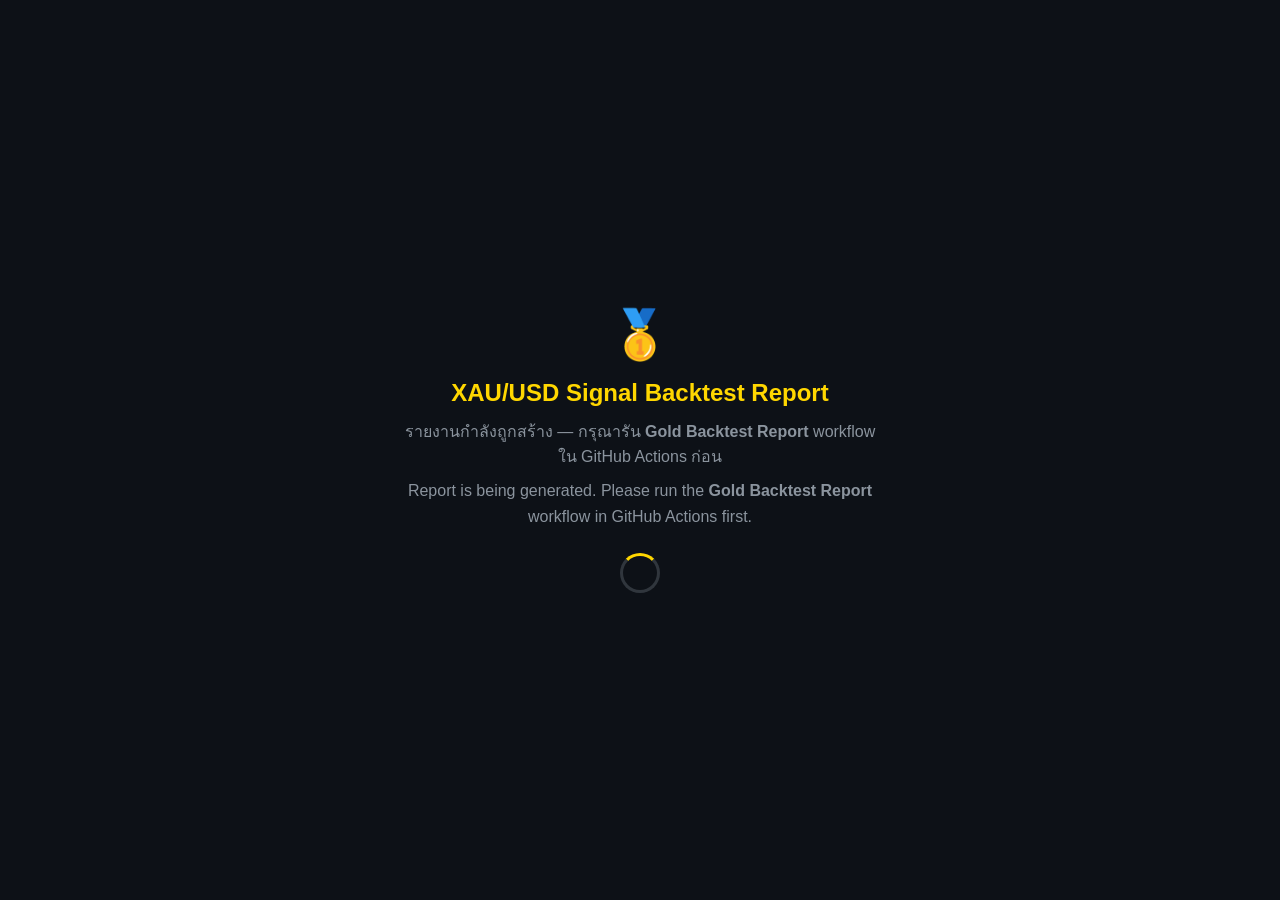
<file: docs/index.html>
<!DOCTYPE html>
<html lang="en">
<head>
  <meta charset="UTF-8">
  <meta name="viewport" content="width=device-width, initial-scale=1.0">
  <meta http-equiv="refresh" content="60">
  <title>🥇 XAU/USD Backtest — Loading…</title>
  <style>
    * { box-sizing: border-box; margin: 0; padding: 0; }
    body {
      background: #0d1117;
      color: #e6edf3;
      font-family: -apple-system, BlinkMacSystemFont, 'Segoe UI', sans-serif;
      display: flex;
      align-items: center;
      justify-content: center;
      min-height: 100vh;
      text-align: center;
      padding: 24px;
    }
    .container { max-width: 480px; }
    .gold { color: #ffd700; font-size: 3rem; margin-bottom: 16px; }
    h1 { font-size: 1.5rem; margin-bottom: 12px; color: #ffd700; }
    p  { color: #8b949e; line-height: 1.6; margin-bottom: 8px; }
    .spinner {
      width: 40px; height: 40px;
      border: 3px solid #30363d;
      border-top-color: #ffd700;
      border-radius: 50%;
      animation: spin 1s linear infinite;
      margin: 24px auto 0;
    }
    @keyframes spin { to { transform: rotate(360deg); } }
  </style>
</head>
<body>
  <div class="container">
    <div class="gold">🥇</div>
    <h1>XAU/USD Signal Backtest Report</h1>
    <p>รายงานกำลังถูกสร้าง — กรุณารัน <strong>Gold Backtest Report</strong> workflow ใน GitHub Actions ก่อน</p>
    <p>Report is being generated. Please run the <strong>Gold Backtest Report</strong> workflow in GitHub Actions first.</p>
    <div class="spinner"></div>
  </div>
</body>
</html>
</file>
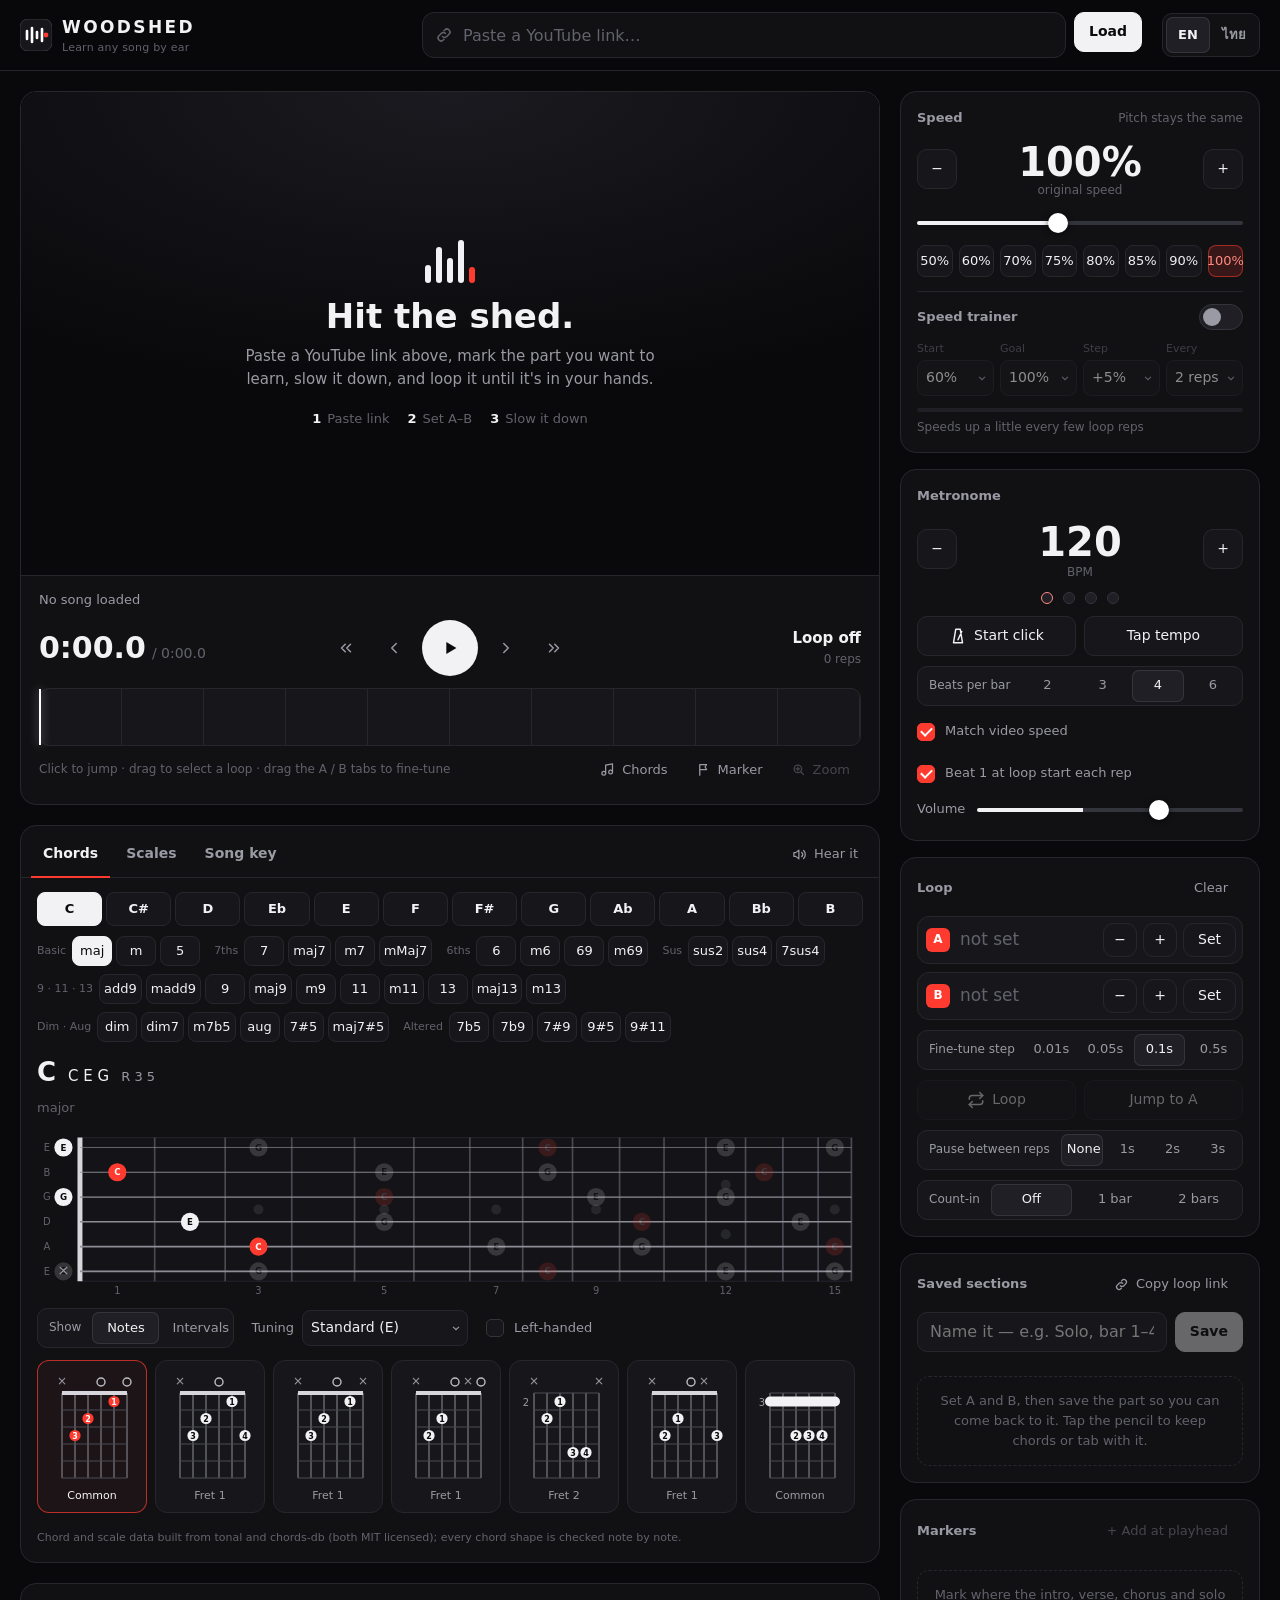
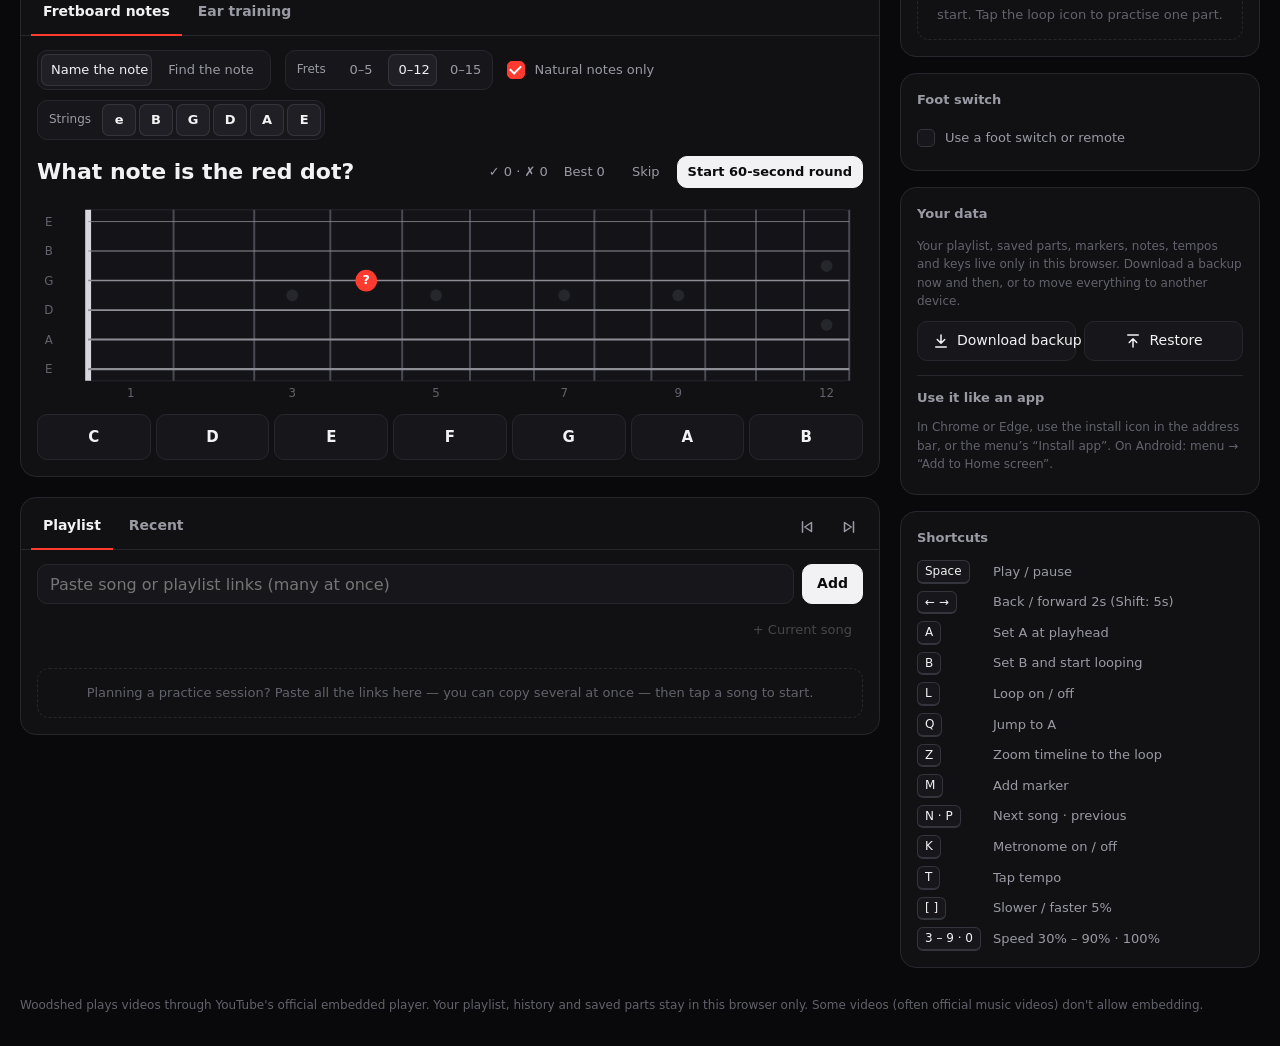
<file: docs/woodshed/index.html>
<!DOCTYPE html>
<html lang="en">
<head>
<meta charset="utf-8">
<meta name="viewport" content="width=device-width,initial-scale=1">
<meta name="description" content="Woodshed — loop any part of a YouTube song, slow it down, and learn it by ear.">
<meta name="theme-color" content="#09090b">
<meta name="referrer" content="strict-origin-when-cross-origin">
<link rel="manifest" href="manifest.webmanifest?v=202611261719">
<link rel="apple-touch-icon" href="icons/apple-touch-icon.png?v=202611261719">
<meta name="apple-mobile-web-app-capable" content="yes">
<meta name="mobile-web-app-capable" content="yes">
<meta name="apple-mobile-web-app-title" content="Woodshed">
<meta name="apple-mobile-web-app-status-bar-style" content="black">
<title>Woodshed — Learn any song by ear</title>
<link rel="icon" href="data:image/svg+xml,%3Csvg xmlns='http://www.w3.org/2000/svg' viewBox='0 0 32 32'%3E%3Crect width='32' height='32' rx='8' fill='%2309090b'/%3E%3Cpath d='M7 20V12M12 23V9M17 19v-6M22 22V10' stroke='%23fff' stroke-width='2.6' stroke-linecap='round'/%3E%3Ccircle cx='26' cy='16' r='2.4' fill='%23ff3b30'/%3E%3C/svg%3E">
<link rel="stylesheet" href="css/app.css?v=202611261719">
</head>
<body>
<div class="banner" id="fileWarn" hidden data-i18n="fileWarn">You opened this page as a local file. YouTube blocks playback from local files. Host it (e.g. GitHub Pages) or run a local web server.</div>
<header>
  <div class="hwrap">
    <a class="brand" href="./" aria-label="Woodshed">
      <svg width="32" height="32" viewBox="0 0 32 32" aria-hidden="true"><rect width="32" height="32" rx="8" fill="#17171b" stroke="#34343c"/><path d="M7 20V12M12 23V9M17 19v-6M22 22V10" stroke="#fff" stroke-width="2.6" stroke-linecap="round"/><circle cx="26" cy="16" r="2.4" fill="#ff3b30"/></svg>
      <span><b>WOODSHED</b><small data-i18n="brand.tag">Learn any song by ear</small></span>
    </a>
    <form class="url" id="urlForm" autocomplete="off">
      <label class="field">
        <svg class="i" viewBox="0 0 24 24"><path d="M10 14a4 4 0 0 0 5.7 0l3-3a4 4 0 0 0-5.7-5.7l-1 1M14 10a4 4 0 0 0-5.7 0l-3 3a4 4 0 0 0 5.7 5.7l1-1"/></svg>
        <input id="url" type="text" inputmode="url" placeholder="Paste a YouTube link…" data-i18n-ph="url.ph" aria-label="YouTube link" data-i18n-aria="url.aria" spellcheck="false">
      </label>
      <button class="btn pri" type="submit" data-i18n="load">Load</button>
    </form>
    <div class="langs" role="group" aria-label="Language" data-i18n-aria="lang.aria"><button data-lang="en">EN</button><button data-lang="th">ไทย</button></div>
  </div>
</header>

<main class="app">
  <section class="card stage">
    <div class="screen">
      <div id="player"></div>
      <div class="over" id="over">
        <div>
          <div class="bars" aria-hidden="true"><i></i><i></i><i></i><i></i><i></i></div>
          <h1 id="overTitle" data-i18n="intro.title">Hit the shed.</h1>
          <p id="overText" data-i18n="intro.text">Paste a YouTube link above, mark the part you want to learn, slow it down, and loop it until it's in your hands.</p>
          <div class="acts" id="overActs" hidden></div>
          <div class="code" id="overCode"></div>
          <div class="steps" id="steps"><span><b>1</b><i data-i18n="step1">Paste link</i></span><span><b>2</b><i data-i18n="step2">Set A–B</i></span><span><b>3</b><i data-i18n="step3">Slow it down</i></span></div>
        </div>
      </div>
      <div class="pdhud" id="pdHud" hidden aria-live="polite"></div>
      <div class="cbadge" id="cbadge" hidden><b id="cbNum">1</b><span id="cbText"></span></div>
    </div>
    <div class="transport">
      <div class="songTitle" id="songTitle">No song loaded</div>
      <div class="trow">
        <div class="tc num"><span id="now">0:00.0</span><small id="dur">/ 0:00.0</small></div>
        <div class="ctrls">
          <button class="btn sq ghost" id="b5" data-i18n-title="back5.t" data-i18n-aria="back5"><svg class="i" viewBox="0 0 24 24"><path d="M11 17l-5-5 5-5M18 17l-5-5 5-5"/></svg></button>
          <button class="btn sq ghost" id="b2" data-i18n-title="back2.t" data-i18n-aria="back2"><svg class="i" viewBox="0 0 24 24"><path d="M15 18l-6-6 6-6"/></svg></button>
          <button class="play" id="play" data-i18n-title="play.t" aria-label="Play"><svg viewBox="0 0 24 24" id="playIco"><path d="M8 5.5v13l11-6.5z"/></svg></button>
          <button class="btn sq ghost" id="f2" data-i18n-title="fwd2.t" data-i18n-aria="fwd2"><svg class="i" viewBox="0 0 24 24"><path d="M9 18l6-6-6-6"/></svg></button>
          <button class="btn sq ghost" id="f5" data-i18n-title="fwd5.t" data-i18n-aria="fwd5"><svg class="i" viewBox="0 0 24 24"><path d="M13 17l5-5-5-5M6 17l5-5-5-5"/></svg></button>
        </div>
        <div class="stat num" id="stat"><b id="loopState">Loop off</b><span id="loopCount">0 reps</span></div>
      </div>
      <div class="mini" id="mini" hidden aria-hidden="true"><div class="miniWin" id="miniWin"></div><div class="miniHead" id="miniHead"></div></div>
      <div class="csnow" id="csNow" hidden>
        <button class="cscur" id="csCur" data-i18n-title="cs.curT">–</button>
        <div class="csprog"><i id="csFill"></i></div>
        <span class="csnext"><small data-i18n="cs.next">Next</small><b id="csNext">–</b></span>
      </div>
      <div class="lane" id="lane" data-i18n-aria="markers.aria"></div>
      <div class="cslane" id="csLane" data-i18n-aria="cs.aria"></div>
      <div class="track" id="track" data-i18n-aria="timeline.aria">
        <div class="prog" id="prog"></div>
        <div class="region" id="region"></div>
        <div class="hdl" id="hA" data-h="a"><span>A</span></div>
        <div class="hdl" id="hB" data-h="b"><span>B</span></div>
        <div class="head" id="head"></div>
        <div class="hover num" id="hover">0:00.0</div>
        <span class="vlab num" id="vs"></span><span class="vlab r num" id="ve"></span>
      </div>
      <div class="tfoot">
        <div class="hint" data-i18n="timeline.hint">Click to jump · drag to select a loop · drag the A / B tabs to fine-tune</div>
        <div class="tbtns">
          <button class="btn ghost small" id="csEdBtn" aria-pressed="false" data-i18n-title="cs.btnT"><svg class="i" viewBox="0 0 24 24"><path d="M9 18V5l11-2v13"/><circle cx="6" cy="18" r="3"/><circle cx="17" cy="16" r="3"/></svg><span data-i18n="cs.btn">Chords</span></button>
          <button class="btn ghost small" id="mkAddT" data-i18n-title="marker.t"><svg class="i" viewBox="0 0 24 24"><path d="M6 21V4M6 4h11l-2.5 4L17 12H6"/></svg><span data-i18n="marker">Marker</span></button>
          <button class="btn ghost small" id="zoomBtn" aria-pressed="false" data-i18n-title="zoom.t" disabled><svg class="i" viewBox="0 0 24 24"><circle cx="11" cy="11" r="6"/><path d="M20 20l-4.5-4.5M11 8v6M8 11h6"/></svg><span data-i18n="zoom">Zoom</span></button>
        </div>
      </div>
      <div class="csed" id="csEd" hidden>
        <div class="cslink" id="csLink" hidden><span id="csLinkMsg"></span><button class="btn small pri" id="csLinkUse" data-i18n="cs.linkUse">Use the link’s chords</button><button class="btn small ghost" id="csLinkKeep" data-i18n="cs.linkKeep">Keep mine</button></div>
        <div class="cshead"><b data-i18n="cs.title">Chord sheet</b><span class="cskey" id="csKey"></span><div class="seg" id="csSev"><button data-sev="0" class="on" data-i18n="th.triads">Triads</button><button data-sev="1" data-i18n="th.sevenths">7ths</button></div><button class="btn small ghost" id="csDone" data-i18n="cs.done">Done</button></div>
        <p class="hint" id="csPalHint"></p>
        <div class="cspal" id="csPal"></div>
        <div class="csother"><span data-i18n="cs.other">Other chord</span><select id="csRoot" data-i18n-aria="th.root"></select><select id="csType" data-i18n-aria="cs.typeAria"></select><button class="btn small" id="csAddOther" data-i18n="cs.add">Add</button></div>
        <div class="cssel" id="csSel" hidden>
          <b id="csSelName"></b><span class="num" id="csSelT"></span>
          <button class="btn small ghost" id="csSelPrev" data-i18n-title="cs.earlier">−0.1s</button><button class="btn small ghost" id="csSelNext" data-i18n-title="cs.later">+0.1s</button>
          <button class="btn small ghost" id="csSelHere" data-i18n="cs.here">Move to playhead</button>
          <button class="btn small ghost" id="csSelChart" data-i18n="cs.chart">Chart</button>
          <button class="btn small ghost" id="csSelDel" data-i18n="del">Delete</button>
          <button class="btn sq ghost" id="csSelX" data-i18n-aria="cs.deselect"><svg class="i" viewBox="0 0 24 24"><path d="M6 6l12 12M18 6L6 18"/></svg></button>
        </div>
        <form class="csform" id="csForm"><input id="csText" maxlength="600" spellcheck="false" autocomplete="off" data-i18n-ph="cs.typePh" placeholder="Type chords, e.g. Am F C G"><button class="btn small" data-i18n="cs.fill">Fill the A–B loop</button></form>
        <p class="hint" data-i18n="cs.fillHint"></p>
        <div class="csfoot"><button class="btn small ghost" id="csUndo" data-i18n="cs.undo">Undo</button><button class="btn small ghost" id="csClear" data-i18n="cs.clear">Clear all chords</button></div>
      </div>
    </div>
  </section>

  <section class="card theory" id="theory" data-i18n-aria="th.aria">
    <div class="tabs" role="tablist">
      <button role="tab" data-th="chords" class="on" data-i18n="th.chords">Chords</button>
      <button role="tab" data-th="scales" data-i18n="th.scales">Scales</button>
      <button role="tab" data-th="key" data-i18n="th.key">Song key</button>
      <div class="tabs-r"><button class="btn ghost small" id="thPlay" data-i18n-title="th.hear.t"><svg class="i" viewBox="0 0 24 24"><path d="M11 5L6 9H3v6h3l5 4zM15.5 8.5a5 5 0 0 1 0 7M18.5 5.5a9 9 0 0 1 0 13"/></svg><span data-i18n="th.hear">Hear it</span></button></div>
    </div>
    <div class="thmsg" id="thMsg" hidden></div>
    <div class="roots" id="thRoots" role="group" data-i18n-aria="th.root"></div>
    <div id="thChordsCtl"><div class="types" id="thTypes"></div></div>
    <div id="thScalesCtl" hidden>
      <label class="selrow"><span data-i18n="th.scale">Scale</span><select id="thScale"></select></label>
      <div class="seg" id="thPos"></div>
    </div>
    <div id="thKeyCtl" hidden>
      <div class="seg" id="thMode"><button data-m="major" class="on" data-i18n="th.major">Major</button><button data-m="minor" data-i18n="th.minor">Minor</button></div>
      <div class="seg" id="thSev"><button data-sev="0" class="on" data-i18n="th.triads">Triads</button><button data-sev="1" data-i18n="th.sevenths">7th chords</button></div>
    </div>
    <div class="thhead"><b id="thName"></b><span class="num" id="thNotes"></span><span class="num" id="thFormula"></span><small id="thSub"></small></div>
    <div class="fbwrap"><svg id="fb" class="fb" role="img" data-i18n-aria="th.board"></svg></div>
    <div class="thopts">
      <div class="seg" id="thLabels"><span data-i18n="th.labels">Show</span><button data-l="notes" class="on" data-i18n="th.notes">Notes</button><button data-l="iv" data-i18n="th.intervals">Intervals</button></div>
      <label class="selrow"><span data-i18n="th.tuning">Tuning</span><select id="thTuning"><option value="std" data-i18n="tun.std">Standard (E)</option><option value="eb" data-i18n="tun.eb">Half step down (Eb)</option><option value="dropd" data-i18n="tun.dropd">Drop D</option></select></label>
      <label class="tog"><input type="checkbox" id="thLefty"><span data-i18n="th.lefty">Left-handed</span></label>
    </div>
    <div class="voicings" id="thVoicings"></div>
    <div id="thKey" class="keypane" hidden></div>
    <p class="credit" data-i18n="th.credit"></p>
  </section>

  <section class="card practice" id="practice" data-i18n-aria="pr.aria">
    <div class="tabs" role="tablist">
      <button role="tab" data-pr="quiz" class="on" data-i18n="pr.quiz">Fretboard notes</button>
      <button role="tab" data-pr="ear" data-i18n="pr.ear">Ear training</button>
    </div>
    <div id="prQuiz">
      <div class="prctl">
        <div class="seg" id="qzMode"><button data-m="name" class="on" data-i18n="qz.mName">Name the note</button><button data-m="find" data-i18n="qz.mFind">Find the note</button></div>
        <div class="seg" id="qzRange"><span data-i18n="qz.frets">Frets</span><button data-r="5">0–5</button><button data-r="12" class="on">0–12</button><button data-r="15">0–15</button></div>
        <label class="tog"><input type="checkbox" id="qzNat" checked><span data-i18n="qz.nat">Natural notes only</span></label>
        <div class="seg strs" id="qzStr"></div>
      </div>
      <div class="qzbar">
        <b id="qzPrompt" aria-live="polite"></b>
        <span class="num" id="qzTime" hidden></span>
        <span class="num qzsc" id="qzScore"></span>
        <span class="num qzsc" id="qzBest"></span>
        <span class="qzbtns"><button class="btn small ghost" id="qzSkip" data-i18n="qz.skip">Skip</button><button class="btn small pri" id="qzStart" data-i18n="qz.start">Start 60-second round</button></span>
      </div>
      <div class="qzres" id="qzResult" hidden></div>
      <div class="fbwrap"><svg id="qzFb" class="fb qz" role="img" data-i18n-aria="qz.board"></svg></div>
      <div class="qznotes" id="qzNotes"></div>
    </div>
    <div id="prEar" hidden>
      <div class="prctl">
        <div class="seg" id="earEx"><button data-x="iv" class="on" data-i18n="ear.xIv">Intervals</button><button data-x="ch" data-i18n="ear.xCh">Chords</button><button data-x="deg" data-i18n="ear.xDeg">Scale degrees</button></div>
        <div class="seg" id="earLvl"><span data-i18n="ear.level">Level</span><button data-l="1" class="on" data-i18n="ear.l1">Easy</button><button data-l="2" data-i18n="ear.l2">Medium</button><button data-l="3" data-i18n="ear.l3">Hard</button></div>
        <div class="seg" id="earDir"><button data-d="up" class="on" data-i18n="ear.up">Up</button><button data-d="down" data-i18n="ear.down">Down</button><button data-d="harm" data-i18n="ear.harm">Together</button></div>
      </div>
      <div class="earbar">
        <button class="btn pri" id="earPlay" data-i18n="ear.start">Start</button>
        <button class="btn" id="earReplay" disabled><svg class="i" viewBox="0 0 24 24"><path d="M11 5L6 9H3v6h3l5 4zM15.5 8.5a5 5 0 0 1 0 7"/></svg><span data-i18n="ear.replay">Hear again</span></button>
        <span class="num" id="earStat"></span>
      </div>
      <p class="hint" id="earHint"></p>
      <div class="earans" id="earAns"></div>
      <div class="earmsg" id="earMsg" hidden aria-live="polite"></div>
    </div>
  </section>

  <section class="card lib" data-i18n-aria="lib.aria">
    <div class="tabs" role="tablist">
      <button role="tab" id="tabPl" class="on" aria-selected="true"><span data-i18n="tab.pl">Playlist</span> <span id="plTabCount" class="num"></span></button>
      <button role="tab" id="tabRc" aria-selected="false" data-i18n="tab.rc">Recent</button>
      <div class="tabs-r">
        <button class="btn sq ghost" id="plPrev" data-i18n-title="prevSong.t" data-i18n-aria="prevSong"><svg class="i" viewBox="0 0 24 24"><path d="M6 5v14M18 6l-9 6 9 6z"/></svg></button>
        <button class="btn sq ghost" id="plNext" data-i18n-title="nextSong.t" data-i18n-aria="nextSong"><svg class="i" viewBox="0 0 24 24"><path d="M18 5v14M6 6l9 6-9 6z"/></svg></button>
      </div>
    </div>
    <div id="plPane" class="pane">
      <form class="save" id="plForm" autocomplete="off">
        <input id="plIn" type="text" data-i18n-ph="pl.ph" data-i18n-aria="pl.aria" spellcheck="false">
        <button class="btn pri" type="submit" id="plAddBtn" data-i18n="add">Add</button>
      </form>
      <div class="pltools">
        <span class="hint num" id="plCount"></span>
        <button class="btn ghost small" id="plAddCur" data-i18n="pl.addCur">+ Current song</button>
        <span id="plTools" hidden><button class="btn ghost small" id="plClearDone" data-i18n="pl.clearDone">Remove learned</button><button class="btn ghost small" id="plClear" data-i18n="clear">Clear</button></span>
      </div>
      <ol class="plist" id="plList"></ol>
      <div class="empty" id="plEmpty" data-i18n="pl.empty"></div>
    </div>
    <div id="rcPane" class="pane" hidden>
      <ol class="plist" id="rcList"></ol>
      <div class="empty" id="rcEmpty" hidden data-i18n="rc.empty"></div>
      <div class="pltools"><button class="btn ghost small" id="rcClear" data-i18n="rc.clear">Clear history</button></div>
    </div>
  </section>

  <aside class="side">
    <div class="card">
      <div class="ch"><h2 data-i18n="speed">Speed</h2><span class="hint" style="margin:0" data-i18n="pitchSame">Pitch stays the same</span></div>
      <div class="speed">
        <button class="btn sq" id="spDown" data-i18n-aria="slower5">−</button>
        <div class="spv num"><span id="spv">100%</span><small id="spx">original speed</small></div>
        <button class="btn sq" id="spUp" data-i18n-aria="faster5">+</button>
      </div>
      <input type="range" id="sp" min="25" max="200" step="5" value="100" data-i18n-aria="speed.aria">
      <div class="chips" id="chips"></div>
      <div class="sub">
        <div class="subh"><span data-i18n="trainer">Speed trainer</span><button class="switch" id="trOn" role="switch" aria-checked="false" data-i18n-aria="trainer"><i></i></button></div>
        <div class="trgrid">
          <label><span data-i18n="trainer.from">Start</span><select id="trFrom"></select></label>
          <label><span data-i18n="trainer.to">Goal</span><select id="trTo"></select></label>
          <label><span data-i18n="trainer.step">Step</span><select id="trStep"></select></label>
          <label><span data-i18n="trainer.every">Every</span><select id="trEvery"></select></label>
        </div>
        <div class="trbar"><i id="trFill"></i></div>
        <div class="hint" id="trStatus"></div>
      </div>
    </div>

    <div class="card" id="metCard">
      <div class="ch"><h2 data-i18n="metronome">Metronome</h2><span class="hint num" style="margin:0" id="metEff"></span></div>
      <div class="speed">
        <button class="btn sq" id="bpmDown" data-i18n-aria="bpmDown">−</button>
        <div class="spv num"><input id="bpmIn" type="number" min="30" max="300" step="1" value="120" inputmode="numeric" data-i18n-aria="bpm.aria"><small data-i18n="bpm">BPM</small></div>
        <button class="btn sq" id="bpmUp" data-i18n-aria="bpmUp">+</button>
      </div>
      <div class="beats" id="beatDots" aria-hidden="true"></div>
      <div class="row">
        <button class="btn" id="metBtn" aria-pressed="false"><svg class="i" viewBox="0 0 24 24"><path d="M9 3h6l3 18H6zM12 17l5-11"/></svg><span data-i18n="met.start">Start click</span></button>
        <button class="btn" id="tapBtn"><span id="tapTxt" data-i18n="tap">Tap tempo</span></button>
      </div>
      <div class="seg" id="meterSeg"><span data-i18n="beats">Beats per bar</span><button data-b="2">2</button><button data-b="3">3</button><button data-b="4" class="on">4</button><button data-b="6">6</button></div>
      <label class="tog"><input type="checkbox" id="metFollow" checked><span data-i18n="met.follow">Match video speed</span></label>
      <label class="tog"><input type="checkbox" id="metRealign" checked><span data-i18n="met.realign">Beat 1 at loop start each rep</span></label>
      <label class="vol"><span data-i18n="volume">Volume</span><input type="range" id="metVol" min="0" max="100" value="70" data-i18n-aria="volume"></label>
    </div>

    <div class="card">
      <div class="ch"><h2 data-i18n="loop">Loop</h2><button class="btn ghost" id="clr" style="height:30px;font-size:13px" data-i18n="clear">Clear</button></div>
      <div class="ab">
        <div class="pt">
          <span class="tag">A</span><span class="t num none" id="at">not set</span>
          <button class="btn sq" data-n="a,-0.1" data-i18n-aria="aEarlier">−</button>
          <button class="btn sq" data-n="a,0.1" data-i18n-aria="aLater">+</button>
          <button class="btn" id="setA" data-i18n-title="setA.t" data-i18n="set">Set</button>
        </div>
        <div class="pt">
          <span class="tag">B</span><span class="t num none" id="bt">not set</span>
          <button class="btn sq" data-n="b,-0.1" data-i18n-aria="bEarlier">−</button>
          <button class="btn sq" data-n="b,0.1" data-i18n-aria="bLater">+</button>
          <button class="btn" id="setB" data-i18n-title="setB.t" data-i18n="set">Set</button>
        </div>
      </div>
      <div class="seg" id="stepSeg"><span data-i18n="fineStep">Fine-tune step</span><button data-step="0.01">0.01s</button><button data-step="0.05">0.05s</button><button data-step="0.1" class="on">0.1s</button><button data-step="0.5">0.5s</button></div>
      <div class="row">
        <button class="btn" id="loopBtn" aria-pressed="false"><svg class="i" viewBox="0 0 24 24"><path d="M17 2l4 4-4 4"/><path d="M3 11v-1a4 4 0 0 1 4-4h14M7 22l-4-4 4-4"/><path d="M21 13v1a4 4 0 0 1-4 4H3"/></svg><span>Loop</span></button>
        <button class="btn" id="toA" data-i18n-title="jumpA.t" data-i18n="jumpA">Jump to A</button>
      </div>
      <div class="seg" id="gap"><span data-i18n="gap">Pause between reps</span><button data-g="0" class="on" data-i18n="none">None</button><button data-g="1">1s</button><button data-g="2">2s</button><button data-g="3">3s</button></div>
      <div class="seg" id="ciSeg"><span data-i18n="countIn">Count-in</span><button data-ci="0" class="on" data-i18n="off">Off</button><button data-ci="1" id="ci1"></button><button data-ci="2" id="ci2"></button></div>
    </div>

    <div class="card">
      <div class="ch"><h2 data-i18n="sections">Saved sections</h2><button class="btn ghost" id="share" style="height:30px;font-size:13px"><svg class="i" viewBox="0 0 24 24" style="width:15px;height:15px"><path d="M10 14a4 4 0 0 0 5.7 0l3-3a4 4 0 0 0-5.7-5.7l-1 1M14 10a4 4 0 0 0-5.7 0l-3 3a4 4 0 0 0 5.7 5.7l1-1"/></svg><span data-i18n="copyLink">Copy loop link</span></button></div>
      <form class="save" id="saveForm" autocomplete="off">
        <input id="secName" type="text" maxlength="40" data-i18n-ph="sec.ph" data-i18n-aria="sec.aria">
        <button class="btn pri" type="submit" id="saveBtn" data-i18n="save">Save</button>
      </form>
      <ul class="secs" id="secs"></ul>
      <div class="empty" id="secEmpty" data-i18n="sec.empty"></div>
    </div>

    <div class="card">
      <div class="ch"><h2 data-i18n="markers">Markers</h2><button class="btn ghost" id="mkAdd" style="height:30px;font-size:13px" data-i18n-title="mk.add.t" data-i18n="mk.add">+ Add at playhead</button></div>
      <ul class="mks" id="mkList"></ul>
      <div class="empty" id="mkEmpty" data-i18n="mk.empty"></div>
      <datalist id="mkNames"></datalist>
    </div>

    <div class="card" id="pdCard">
      <div class="ch"><h2 data-i18n="pd.title">Foot switch</h2></div>
      <label class="tog"><input type="checkbox" id="pdOn"><span data-i18n="pd.use">Use a foot switch or remote</span></label>
      <div id="pdBody" hidden>
        <p class="hint" data-i18n="pd.info"></p>
        <ul class="pds" id="pdList"></ul>
        <div class="row"><button class="btn" id="pdMidi" hidden></button><button class="btn ghost" id="pdReset" data-i18n="pd.reset">Reset to defaults</button></div>
        <p class="hint" id="pdMidiNo" data-i18n="pd.midiNo" hidden></p>
        <p class="hint pdst" id="pdStatus" hidden></p>
      </div>
    </div>

    <div class="card" id="dataCard">
      <div class="ch"><h2 data-i18n="bk.title">Your data</h2></div>
      <p class="hint" data-i18n="bk.info"></p>
      <div class="row"><button class="btn" id="bkExport"><svg class="i" viewBox="0 0 24 24"><path d="M12 4v11M7 10l5 5 5-5M5 20h14"/></svg><span data-i18n="bk.export">Download backup</span></button><button class="btn" id="bkImport"><svg class="i" viewBox="0 0 24 24"><path d="M12 20V9M7 14l5-5 5 5M5 4h14"/></svg><span data-i18n="bk.import">Restore</span></button></div>
      <input type="file" id="bkFile" accept="application/json,.json" hidden>
      <div class="bkprev" id="bkPreview" hidden></div>
      <div class="sub"><div class="subh"><span data-i18n="app.title">Use it like an app</span></div>
        <button class="btn pri" id="appInstall" hidden><span data-i18n="app.install">Install app</span></button>
        <p class="hint" id="appHint"></p></div>
    </div>

    <div class="card keys-card">
      <div class="ch"><h2 data-i18n="shortcuts">Shortcuts</h2></div>
      <div class="keys">
        <kbd>Space</kbd><span data-i18n="k.play"></span>
        <kbd>← →</kbd><span data-i18n="k.seek"></span>
        <kbd>A</kbd><span data-i18n="k.a"></span>
        <kbd>B</kbd><span data-i18n="k.b"></span>
        <kbd>L</kbd><span data-i18n="k.l"></span>
        <kbd>Q</kbd><span data-i18n="k.q"></span>
        <kbd>Z</kbd><span data-i18n="k.z"></span>
        <kbd>M</kbd><span data-i18n="k.m"></span>
        <kbd>N · P</kbd><span><i data-i18n="k.n"></i> · <i data-i18n="k.p"></i></span>
        <kbd>K</kbd><span data-i18n="k.k"></span>
        <kbd>T</kbd><span data-i18n="k.t"></span>
        <kbd>[ ]</kbd><span data-i18n="k.speed"></span>
        <kbd>3 – 9 · 0</kbd><span data-i18n="k.num"></span>
      </div>
    </div>
  </aside>
</main>
<footer data-i18n="footer"></footer>
<div class="toast" id="toast" role="status" aria-live="polite"></div>
<script type="module" src="js/main.js?v=202611261719"></script>
</body>
</html>
</file>
<file: docs/woodshed/css/app.css>
[hidden]{display:none!important}
:root{
  --bg:#09090b;--s1:#111114;--s2:#17171b;--s3:#1f1f25;--line:#26262d;--line2:#34343c;
  --ink:#f2f2f4;--mute:#9a9aa4;--dim:#62626c;--rec:#ff3b30;--recbg:rgba(255,59,48,.16);
  --r:16px;
  --font:Meiryo,"メイリオ","Hiragino Kaku Gothic ProN","Hiragino Sans","Leelawadee UI","Thonburi","Sukhumvit Set","Noto Sans Thai","Noto Sans JP",system-ui,sans-serif;
  color-scheme:dark;
}
*{box-sizing:border-box;min-width:0}
html,body{margin:0;background:var(--bg);color:var(--ink)}
body{font:15px/1.55 var(--font);-webkit-font-smoothing:antialiased;overflow-x:hidden}
button,input{font:inherit;color:inherit}
button{cursor:pointer;-webkit-tap-highlight-color:transparent}
:focus-visible{outline:2px solid var(--rec);outline-offset:2px}
.num{font-variant-numeric:tabular-nums;white-space:nowrap}
svg.i{width:18px;height:18px;fill:none;stroke:currentColor;stroke-width:2;stroke-linecap:round;stroke-linejoin:round;flex:none}

/* ---------- header ---------- */
header{position:sticky;top:0;z-index:20;background:rgba(9,9,11,.86);backdrop-filter:blur(14px);-webkit-backdrop-filter:blur(14px);border-bottom:1px solid var(--line)}
.hwrap{max-width:1320px;margin:auto;padding:12px 20px;display:flex;gap:20px;align-items:center}
.brand{display:flex;align-items:center;gap:10px;text-decoration:none;color:var(--ink);flex:none}
.brand b{font-size:17px;letter-spacing:.14em;font-weight:700}
.brand small{display:block;font-size:11px;color:var(--dim);letter-spacing:.02em;margin-top:-2px}
form.url{flex:1;display:flex;gap:8px;max-width:720px;margin-left:auto}
.field{flex:1;display:flex;align-items:center;gap:8px;background:var(--s1);border:1px solid var(--line);border-radius:12px;padding:0 12px;transition:border-color .15s}
.field:focus-within{border-color:var(--line2);box-shadow:0 0 0 3px rgba(255,255,255,.04)}
.field svg{color:var(--dim)}
.field input{flex:1;height:44px;border:0;background:none;outline:none;font-size:16px}
.field input::placeholder{color:var(--dim)}

/* ---------- buttons ---------- */
.btn{display:inline-flex;align-items:center;justify-content:center;gap:7px;height:40px;padding:0 14px;border-radius:10px;background:var(--s2);border:1px solid var(--line);font-size:14px;white-space:nowrap;transition:background .12s,border-color .12s,transform .08s}
.btn:hover{background:var(--s3);border-color:var(--line2)}
.btn:active{transform:scale(.97)}
.btn:disabled{opacity:.38;pointer-events:none}
.btn.pri{background:var(--ink);color:#0b0b0d;border-color:var(--ink);font-weight:700}
.btn.pri:hover{background:#fff}
.btn.sq{width:40px;padding:0}
.btn.on{background:var(--recbg);border-color:rgba(255,59,48,.55);color:#ff8a82}
.btn.ghost{background:none;border-color:transparent;color:var(--mute)}
.btn.ghost:hover{color:var(--ink);background:var(--s2)}

/* ---------- layout ---------- */
.app{max-width:1320px;margin:auto;padding:20px;display:grid;grid-template-columns:minmax(0,1fr) 360px;grid-template-areas:"stage side" "theory side" "practice side" "lib side";grid-template-rows:auto auto auto 1fr;gap:20px;align-items:start}
.stage{grid-area:stage}.lib{grid-area:lib}.side{grid-area:side}.theory{grid-area:theory}
.card{background:var(--s1);border:1px solid var(--line);border-radius:var(--r)}
.side{display:grid;gap:16px}
.side .card{padding:16px}
.ch{display:flex;align-items:center;justify-content:space-between;gap:8px;margin-bottom:12px}
.ch h2{margin:0;font-size:13px;font-weight:700;color:var(--mute)}

/* ---------- video ---------- */
.screen{position:relative;aspect-ratio:16/9;background:#000;border-radius:var(--r) var(--r) 0 0;overflow:hidden}
#player,.screen iframe{position:absolute;inset:0;width:100%;height:100%;border:0}
.over{position:absolute;inset:0;display:grid;place-items:center;text-align:center;padding:24px;background:radial-gradient(120% 90% at 50% 0%,#1a1a20 0%,#09090b 70%)}
.over[hidden]{display:none}
.over h1{font-size:clamp(22px,3.4vw,34px);line-height:1.15;margin:14px 0 8px;font-weight:700}
.over p{margin:0 auto;color:var(--mute);max-width:440px}
.over .err{color:#ff8a82}
.bars{display:flex;gap:5px;align-items:flex-end;justify-content:center;height:46px}
.bars i{width:6px;border-radius:3px;background:var(--ink);animation:eq 1.2s ease-in-out infinite}
.bars i:nth-child(1){height:40%;animation-delay:-.2s}.bars i:nth-child(2){height:80%;animation-delay:-.5s}
.bars i:nth-child(3){height:55%;animation-delay:-.9s}.bars i:nth-child(4){height:95%;animation-delay:-.3s}
.bars i:nth-child(5){height:35%;animation-delay:-.7s;background:var(--rec)}
@keyframes eq{50%{transform:scaleY(.45)}}
.bars i{transform-origin:bottom}
.steps{display:flex;gap:18px;justify-content:center;flex-wrap:wrap;margin-top:18px;color:var(--dim);font-size:13px}
.steps[hidden],.acts[hidden]{display:none}
.acts{display:flex;gap:8px;justify-content:center;flex-wrap:wrap;margin-top:18px}
.acts a{text-decoration:none}
.code{margin-top:10px;font-size:11px;color:var(--dim)}
.steps span b{color:var(--ink);font-weight:700;margin-right:6px}

/* ---------- transport ---------- */
.transport{padding:16px 18px 18px;border-top:1px solid var(--line)}
.trow{display:grid;grid-template-columns:1fr auto 1fr;align-items:center;gap:12px}
.tc{font-size:30px;font-weight:700;line-height:1}
.tc small{font-size:14px;color:var(--dim);font-weight:400;margin-left:6px}
.ctrls{display:flex;gap:8px;align-items:center}
.play{width:56px;height:56px;border-radius:50%;background:var(--ink);color:#0b0b0d;border:0;display:grid;place-items:center;transition:transform .1s}
.play:hover{background:#fff}
.play:active{transform:scale(.94)}
.play svg{width:22px;height:22px;fill:currentColor;stroke:none}
.stat{justify-self:end;text-align:right;font-size:12px;color:var(--dim)}
.stat b{display:block;font-size:15px;color:var(--ink)}
.stat.live b{color:#ff8a82}

.track{position:relative;height:58px;margin-top:16px;border-radius:10px;background:var(--s2);border:1px solid var(--line);cursor:crosshair;touch-action:none;user-select:none;-webkit-user-select:none}
.track::before{content:"";position:absolute;inset:0;border-radius:inherit;background:repeating-linear-gradient(90deg,transparent 0 calc(10% - 1px),var(--line) calc(10% - 1px) 10%)}
.prog{position:absolute;left:0;top:0;bottom:0;background:rgba(255,255,255,.05);border-radius:9px 0 0 9px}
.region{position:absolute;top:0;bottom:0;background:var(--recbg);display:none}
.hdl{position:absolute;top:0;height:50%;width:24px;margin-left:-12px;display:none;cursor:ew-resize;z-index:2}
#hB{top:50%}
.hdl::before{content:"";position:absolute;left:11px;top:0;height:200%;width:2px;background:var(--rec);pointer-events:none}
#hB::before{top:auto;bottom:0}
.hdl span{position:absolute;top:4px;left:50%;transform:translateX(-50%);background:var(--rec);color:#fff;font-size:10px;font-weight:700;line-height:16px;width:16px;text-align:center;border-radius:4px;box-shadow:0 0 0 2px var(--s2)}
#hB span{top:auto;bottom:4px}
.head{position:absolute;top:0;bottom:0;width:2px;margin-left:-1px;background:#fff;box-shadow:0 0 10px rgba(255,255,255,.5);pointer-events:none;z-index:3;left:0}
.hover{position:absolute;top:-30px;transform:translateX(-50%);font-size:11px;background:#000;border:1px solid var(--line2);padding:1px 6px;border-radius:5px;pointer-events:none;display:none;z-index:4}
.track:hover .hover{display:block}
@media(hover:none){.track:hover .hover{display:none}}
.hint{margin-top:8px;font-size:12px;color:var(--dim)}

/* ---------- speed ---------- */
.speed{display:flex;align-items:center;gap:10px}
.spv{flex:1;text-align:center;font-size:40px;font-weight:700;line-height:1.1}
.spv small{display:block;font-size:12px;color:var(--dim);font-weight:400}
input[type=range]{-webkit-appearance:none;appearance:none;width:100%;height:28px;background:none;margin:12px 0 4px}
input[type=range]::-webkit-slider-runnable-track{height:4px;border-radius:2px;background:linear-gradient(90deg,var(--ink) var(--p,40%),var(--line2) var(--p,40%))}
input[type=range]::-moz-range-track{height:4px;border-radius:2px;background:var(--line2)}
input[type=range]::-moz-range-progress{height:4px;border-radius:2px;background:var(--ink)}
input[type=range]::-webkit-slider-thumb{-webkit-appearance:none;width:20px;height:20px;border-radius:50%;background:#fff;margin-top:-8px;border:0;box-shadow:0 1px 6px rgba(0,0,0,.6)}
input[type=range]::-moz-range-thumb{width:20px;height:20px;border-radius:50%;background:#fff;border:0}
.chips{display:flex;flex-wrap:wrap;gap:6px}
.chips .btn{height:32px;padding:0 10px;font-size:13px;border-radius:8px;flex:1}

/* ---------- loop ---------- */
.ab{display:grid;gap:8px}
.pt{display:grid;grid-template-columns:28px minmax(0,1fr) auto auto auto;gap:6px;align-items:center;background:var(--s2);border:1px solid var(--line);border-radius:12px;padding:6px 6px 6px 8px}
.tag{width:24px;height:24px;border-radius:6px;display:grid;place-items:center;font-size:12px;font-weight:700;background:var(--rec);color:#fff}
.pt .t{font-size:17px;font-weight:700}
.pt .t.none{color:var(--dim);font-weight:400}
.pt .btn{height:34px}
.pt .btn.sq{width:34px}
.row{display:flex;gap:8px;flex-wrap:wrap;margin-top:10px}
.row .btn{flex:1}
.seg{display:flex;background:var(--s2);border:1px solid var(--line);border-radius:10px;padding:3px;gap:3px;margin-top:10px;align-items:center}
.seg>span{font-size:12px;color:var(--mute);padding:0 8px;white-space:nowrap}
.seg button{flex:1;height:32px;border:0;border-radius:7px;background:none;color:var(--mute);font-size:13px}
.seg button.on{background:var(--s3);color:var(--ink);box-shadow:inset 0 0 0 1px var(--line2)}

/* ---------- sections ---------- */
.save{display:flex;gap:8px}
.save input{flex:1;height:40px;border-radius:10px;border:1px solid var(--line);background:var(--s2);padding:0 12px;font-size:16px;outline:none}
.save input:focus{border-color:var(--line2)}
ul.secs{list-style:none;margin:12px 0 0;padding:0;display:grid;gap:6px;max-height:340px;overflow:auto}
.sec{display:grid;grid-template-columns:minmax(0,1fr) auto;align-items:center;gap:6px;border:1px solid var(--line);border-radius:12px;background:var(--s2);transition:border-color .12s}
.sec.act{border-color:rgba(255,59,48,.6)}
.sec>button.go{display:block;text-align:left;background:none;border:0;padding:9px 12px;min-height:44px}
.sec .n{display:block;font-weight:700;overflow:hidden;text-overflow:ellipsis;white-space:nowrap}
.sec .m{display:block;font-size:12px;color:var(--mute)}
.sec .del{margin-right:6px}
.sec .del.sure{color:#ff8a82;width:auto;padding:0 10px}
.empty{color:var(--dim);font-size:13px;padding:14px;text-align:center;border:1px dashed var(--line);border-radius:12px;margin-top:12px}

/* ---------- keys ---------- */
.keys{display:grid;grid-template-columns:auto minmax(0,1fr);gap:7px 12px;font-size:13px;color:var(--mute);align-items:center}
kbd{justify-self:start;font:inherit;font-size:12px;color:var(--ink);background:var(--s2);border:1px solid var(--line2);border-bottom-width:2px;border-radius:6px;padding:1px 7px;white-space:nowrap}

footer{max-width:1320px;margin:0 auto;padding:8px 20px 32px;color:var(--dim);font-size:12px}

/* ---------- toast & banner ---------- */
.toast{position:fixed;left:50%;bottom:24px;transform:translate(-50%,20px);opacity:0;background:#f2f2f4;color:#0b0b0d;padding:10px 16px;border-radius:12px;font-size:14px;font-weight:700;box-shadow:0 10px 30px rgba(0,0,0,.5);transition:.2s;pointer-events:none;z-index:50;max-width:calc(100vw - 32px);text-align:center}
.toast.show{opacity:1;transform:translate(-50%,0)}
.banner{background:#2a1210;border-bottom:1px solid #5a1f1a;color:#ffb3ad;font-size:13px;padding:10px 20px;text-align:center}
.banner[hidden]{display:none}

@media(max-width:1020px){.app{grid-template-columns:minmax(0,1fr);grid-template-areas:"stage" "side" "theory" "practice" "lib";grid-template-rows:auto}.side{grid-template-columns:repeat(2,minmax(0,1fr))}}
@media(max-width:720px){
  header{position:static}
  .hwrap{flex-wrap:wrap;gap:10px;padding:10px 14px}
  form.url{flex-basis:100%;max-width:none}
  .app{padding:12px;gap:12px}.side{grid-template-columns:minmax(0,1fr);gap:12px}
  .transport{padding:14px}
  .trow{grid-template-columns:1fr auto}
  .ctrls{grid-column:1/-1;grid-row:2;justify-content:center}
  .tc{font-size:26px}
  .btn{height:44px}.btn.sq{width:44px}
  .steps{display:none}
  .keys-card{display:none}
}
@media(prefers-reduced-motion:reduce){*{animation:none!important;transition:none!important}}

/* ---------- v2: title, lane, zoom ---------- */
.songTitle{font-size:13px;color:var(--mute);margin:-2px 0 10px;white-space:nowrap;overflow:hidden;text-overflow:ellipsis}
.track{margin-top:4px}
.lane{position:relative;height:0;margin-top:12px;transition:height .15s}
.lane.has{height:24px}
.flag{position:absolute;bottom:0;transform:translateX(-1px);height:22px;min-width:10px;padding:0 6px 0 7px;border:0;border-left:2px solid #f2f2f4;border-radius:0 6px 6px 0;background:#26262d;color:var(--ink);font-size:11px;line-height:22px;text-align:left;white-space:nowrap;cursor:pointer}
.flag:hover{background:#34343c}
.flag span{display:inline-block;overflow:hidden;text-overflow:ellipsis;vertical-align:top}
.mini{position:relative;height:6px;margin-top:12px;border-radius:3px;background:var(--s3);overflow:hidden}
.mini[hidden]{display:none}
.miniWin{position:absolute;top:0;bottom:0;background:var(--rec);opacity:.55;min-width:2px}
.miniHead{position:absolute;top:0;bottom:0;width:2px;background:#fff}
.track.zoomed{border-color:rgba(255,59,48,.45)}
.track.zoomed::before{background:repeating-linear-gradient(90deg,transparent 0 calc(5% - 1px),var(--line) calc(5% - 1px) 5%)}
.vlab{position:absolute;bottom:3px;left:6px;font-size:10px;color:var(--dim);pointer-events:none}
.vlab.r{left:auto;right:6px}
.tfoot{display:flex;align-items:center;justify-content:space-between;gap:10px;margin-top:8px}
.tfoot .hint{margin:0}
.tbtns{display:flex;gap:6px;flex:none}
.btn.small{height:32px;padding:0 10px;font-size:13px}
.btn.small svg.i{width:15px;height:15px}
#zoomBtn.on{background:var(--recbg);border-color:rgba(255,59,48,.55);color:#ff8a82}
#stepSeg button{font-variant-numeric:tabular-nums}

/* ---------- v2: library ---------- */
.lib{padding:6px 16px 16px}
.tabs{display:flex;align-items:center;gap:4px;border-bottom:1px solid var(--line);margin:0 -16px 14px;padding:0 10px}
.tabs>button{height:46px;padding:0 12px;border:0;background:none;color:var(--mute);font-size:14px;font-weight:700;border-bottom:2px solid transparent;margin-bottom:-1px}
.tabs>button.on{color:var(--ink);border-bottom-color:var(--rec)}
.tabs-r{margin-left:auto;display:flex;gap:2px}
.pane[hidden]{display:none}
.pltools{display:flex;align-items:center;gap:6px;flex-wrap:wrap;margin-top:10px}
.pltools .hint{margin:0 auto 0 0}
.pltools>span[hidden]{display:none}
.plist{list-style:none;margin:10px 0 0;padding:0;display:grid;gap:6px;max-height:520px;overflow:auto;overscroll-behavior:contain}
.pl{display:grid;grid-template-columns:auto minmax(0,1fr) auto auto;align-items:center;gap:4px;border:1px solid var(--line);border-radius:12px;background:var(--s2);padding-right:6px;transition:border-color .12s}
#rcList .pl{grid-template-columns:minmax(0,1fr) auto}
.pl.cur{border-color:rgba(255,59,48,.6)}
.pl.done .pl-t b{color:var(--mute);text-decoration:line-through;text-decoration-color:var(--dim)}
.pl.dragging{opacity:.6;border-style:dashed}
.grip{display:grid;place-items:center;width:28px;height:52px;color:var(--dim);cursor:grab;touch-action:none}
.grip:active{cursor:grabbing}
.pl-go{display:flex;align-items:center;gap:10px;min-width:0;text-align:left;background:none;border:0;padding:6px 4px 6px 6px;min-height:56px}
#rcList .pl-go{padding-left:8px}
.idx{width:18px;flex:none;text-align:right;font-size:12px;color:var(--dim)}
.thumb{width:64px;height:36px;border-radius:6px;overflow:hidden;flex:none;display:block;background:var(--s3) url("data:image/svg+xml,%3Csvg xmlns='http://www.w3.org/2000/svg' viewBox='0 0 24 24'%3E%3Cpath d='M9 18V6l10-2v12' fill='none' stroke='%2362626c' stroke-width='2'/%3E%3Ccircle cx='7' cy='18' r='2' fill='%2362626c'/%3E%3Ccircle cx='17' cy='16' r='2' fill='%2362626c'/%3E%3C/svg%3E") center/16px no-repeat}
.thumb img{width:100%;height:100%;object-fit:cover;display:block}
.thumb img.broken{visibility:hidden}
.pl-t{min-width:0;display:block}
.pl-t b{display:block;font-size:14px;overflow:hidden;text-overflow:ellipsis;white-space:nowrap}
.pl-t small{display:block;font-size:12px;color:var(--mute);overflow:hidden;text-overflow:ellipsis;white-space:nowrap}
.pl-t em{font-style:normal;color:#ff8a82}
.chk.on{color:#4ade80}
.addpl{height:32px;font-size:12px;padding:0 10px}

/* ---------- v2: sections notes, markers ---------- */
.sec{grid-template-columns:minmax(0,1fr) auto auto}
.sec .nt{margin:0;position:relative}
.sec .nt.has{color:var(--ink)}
.sec .nt.has::after{content:"";position:absolute;top:7px;right:7px;width:6px;height:6px;border-radius:50%;background:var(--rec)}
.sec .nt.on{background:var(--s3)}
.sec .pv{display:block;font-size:12px;color:var(--dim);overflow:hidden;text-overflow:ellipsis;white-space:nowrap;margin-top:2px}
.notes{grid-column:1/-1;padding:0 8px 8px}
.notes textarea{width:100%;min-height:96px;resize:vertical;border-radius:10px;border:1px solid var(--line);background:#0d0d10;color:var(--ink);padding:10px;font:14px/1.5 Consolas,"MS Gothic",ui-monospace,Menlo,monospace;outline:none}
.notes textarea:focus{border-color:var(--line2)}
ul.mks{list-style:none;margin:0;padding:0;display:grid;gap:6px;max-height:340px;overflow:auto}
.mk{display:grid;grid-template-columns:auto minmax(0,1fr) auto auto;gap:6px;align-items:center;background:var(--s2);border:1px solid var(--line);border-radius:12px;padding:5px}
.mk-t{height:34px;padding:0 10px;border-radius:8px;border:1px solid var(--line2);background:var(--s3);font-size:13px;font-weight:700}
.mk-t:hover{background:#2a2a31}
.mk-n{height:34px;border:1px solid transparent;border-radius:8px;background:none;padding:0 8px;font-size:15px;outline:none;min-width:0}
.mk-n:hover{border-color:var(--line)}
.mk-n:focus{border-color:var(--line2);background:#0d0d10}
.mk .btn.sq{width:34px;height:34px}
@media(max-width:720px){
  .lib{padding:4px 12px 12px}.tabs{margin:0 -12px 12px}
  .tfoot{flex-wrap:wrap}.tfoot .hint{flex-basis:100%}
  .tbtns{width:100%}.tbtns .btn{flex:1}
  .plist{max-height:none}
  .thumb{width:56px;height:32px}
  .idx{display:none}
  .pl-t b{white-space:normal;display:-webkit-box;-webkit-line-clamp:2;-webkit-box-orient:vertical;line-height:1.3}
  .pl-go{gap:8px}
}

/* ---------- v3: language, count-in badge ---------- */
.langs{display:flex;flex:none;background:var(--s1);border:1px solid var(--line);border-radius:10px;padding:3px;gap:2px}
.langs button{height:36px;min-width:44px;padding:0 10px;border:0;border-radius:7px;background:none;color:var(--mute);font-size:13px;font-weight:700}
.langs button.on{background:var(--s3);color:var(--ink);box-shadow:inset 0 0 0 1px var(--line2)}
.steps i,.keys i{font-style:normal}
:lang(th) body{line-height:1.6}
.cbadge{position:absolute;inset:0;display:grid;place-content:center;justify-items:center;gap:6px;background:rgba(9,9,11,.55);pointer-events:none;z-index:5}
.cbadge[hidden]{display:none}
.cbadge b{font-size:clamp(64px,12vw,120px);line-height:1;color:#fff;font-variant-numeric:tabular-nums;text-shadow:0 4px 30px rgba(0,0,0,.6)}
.cbadge span{font-size:13px;color:var(--mute);letter-spacing:.04em}

/* ---------- v3: speed trainer ---------- */
.sub{margin-top:14px;padding-top:12px;border-top:1px solid var(--line)}
.subh{display:flex;align-items:center;justify-content:space-between;font-size:13px;font-weight:700;color:var(--mute);margin-bottom:10px}
.sub.active .subh{color:var(--ink)}
.switch{position:relative;width:44px;height:26px;border-radius:13px;border:1px solid var(--line2);background:var(--s3);padding:0;flex:none}
.switch i{position:absolute;top:3px;left:3px;width:18px;height:18px;border-radius:50%;background:var(--mute);transition:transform .15s,background .15s}
.switch.on{background:var(--rec);border-color:var(--rec)}
.switch.on i{transform:translateX(18px);background:#fff}
.trgrid{display:grid;grid-template-columns:repeat(4,minmax(0,1fr));gap:6px}
.trgrid label{display:grid;gap:3px;font-size:11px;color:var(--dim)}
select{appearance:none;-webkit-appearance:none;height:36px;width:100%;border-radius:8px;border:1px solid var(--line);background:var(--s2) url("data:image/svg+xml,%3Csvg xmlns='http://www.w3.org/2000/svg' viewBox='0 0 24 24'%3E%3Cpath d='M7 10l5 5 5-5' fill='none' stroke='%239a9aa4' stroke-width='2'/%3E%3C/svg%3E") right 4px center/14px no-repeat;color:var(--ink);padding:0 18px 0 8px;font:inherit;font-size:14px;font-variant-numeric:tabular-nums}
select:focus-visible{outline:2px solid var(--rec);outline-offset:1px}
.sub:not(.active) .trgrid{opacity:.55}
.trbar{height:4px;border-radius:2px;background:var(--s3);margin:12px 0 6px;overflow:hidden}
.trbar i{display:block;height:100%;width:0;background:var(--rec);transition:width .3s}
#trStatus{margin:0;min-height:1.5em}

/* ---------- v3: metronome ---------- */
.spv input{width:100%;max-width:150px;text-align:center;font:inherit;font-size:40px;font-weight:700;line-height:1.1;background:none;border:1px solid transparent;border-radius:10px;color:var(--ink);font-variant-numeric:tabular-nums;-moz-appearance:textfield}
.spv input::-webkit-inner-spin-button,.spv input::-webkit-outer-spin-button{-webkit-appearance:none;margin:0}
.spv input:hover{border-color:var(--line)}
.spv input:focus{outline:none;border-color:var(--line2);background:#0d0d10}
.beats{display:flex;justify-content:center;gap:10px;margin:12px 0 2px;height:14px}
.beats i{width:12px;height:12px;border-radius:50%;background:var(--s3);border:1px solid var(--line2);transition:background .05s}
.beats i.acc{border-color:#ff8a82}
.beats i.on{background:var(--ink)}
.beats i.acc.on{background:var(--rec)}
#metBtn.on{background:var(--recbg);border-color:rgba(255,59,48,.55);color:#ff8a82}
#tapBtn{touch-action:manipulation}
.tog{display:flex;align-items:center;gap:10px;margin-top:10px;font-size:13px;color:var(--mute);cursor:pointer;min-height:32px}
.tog input{appearance:none;-webkit-appearance:none;width:18px;height:18px;border-radius:5px;border:1px solid var(--line2);background:var(--s2);display:grid;place-items:center;flex:none;margin:0}
.tog input:checked{background:var(--rec);border-color:var(--rec)}
.tog input:checked::after{content:"";width:9px;height:5px;border:2px solid #fff;border-top:0;border-right:0;transform:translateY(-1px) rotate(-45deg)}
.vol{display:flex;align-items:center;gap:12px;margin-top:6px;font-size:13px;color:var(--mute)}
.vol input{margin:0}
.vol>span{white-space:nowrap;flex:none}
#ciSeg button{white-space:nowrap}
@media(max-width:720px){
  .langs{position:absolute;top:10px;right:14px}
  .langs button{height:32px;min-width:40px}
  .hwrap{position:relative}
}

/* ---------- v4: chords / scales / key ---------- */
.theory{padding:6px 16px 16px}
.theory .tabs{margin:0 -16px 14px}
.thmsg{color:#ff8a82;font-size:13px;margin-bottom:10px}
.thmsg[hidden]{display:none}
.roots{display:grid;grid-template-columns:repeat(12,minmax(0,1fr));gap:4px}
.roots button,.tgrp button{height:34px;border-radius:8px;border:1px solid var(--line);background:var(--s2);font-size:13px;font-weight:700;padding:0 4px;white-space:nowrap}
.roots button:hover,.tgrp button:hover{background:var(--s3)}
.roots button.on,.tgrp button.on{background:var(--ink);color:#0b0b0d;border-color:var(--ink)}
.types{display:flex;flex-wrap:wrap;gap:8px 14px;margin-top:10px}
.tgrp{display:flex;align-items:center;gap:4px;flex-wrap:wrap}
.tgrp>span{font-size:11px;color:var(--dim);margin-right:2px;white-space:nowrap}
.tgrp button{height:30px;min-width:40px;font-weight:400}
#thScalesCtl,#thKeyCtl{display:flex;gap:10px;flex-wrap:wrap;align-items:center;margin-top:10px}
#thScalesCtl[hidden],#thKeyCtl[hidden],#thChordsCtl[hidden],.voicings[hidden],.keypane[hidden]{display:none}
#thScalesCtl .seg,#thKeyCtl .seg{margin-top:0}
#theory .seg button{white-space:nowrap;padding:0 10px}
#thPos{overflow-x:auto;max-width:100%}
#thPos button{flex:none;min-width:34px}
.selrow{display:flex;align-items:center;gap:8px;font-size:13px;color:var(--mute)}
.selrow select{width:auto;min-width:150px}
.thhead{display:flex;align-items:baseline;gap:12px;flex-wrap:wrap;margin:16px 0 8px}
.thhead b{font-size:26px;line-height:1.1}
.thhead span{font-size:15px;color:var(--ink)}
.thhead span+span{color:var(--mute);font-size:13px}
.thhead small{color:var(--dim);font-size:13px;flex-basis:100%;margin-top:-2px}
.fbwrap{overflow-x:auto;overscroll-behavior-x:contain;border-radius:10px;-webkit-overflow-scrolling:touch}
.fb{display:block;width:100%;min-width:760px;height:auto}
.fb .wood{fill:#141418;stroke:var(--line)}
.fb .inlay{fill:#26262d}
.fb .fret{stroke:#4a4a54;stroke-width:2}
.fb .nut{stroke:#d6d6dc;stroke-width:6}
.fb .str{stroke:#8d8d96}
.fb .slab,.fb .fnum{fill:var(--dim);font-size:12px;text-anchor:middle;font-family:var(--font)}
.fb .mute{fill:var(--mute);font-size:18px;text-anchor:middle}
.fb .n circle{fill:#2b2b33;stroke:#5a5a64;stroke-width:1}
.fb .n text{font-size:10.5px;font-weight:700;text-anchor:middle;fill:var(--ink);font-family:var(--font)}
.fb .n.tone circle{fill:#f2f2f4;stroke:none}.fb .n.tone text{fill:#0b0b0d}
.fb .n.scale circle{fill:#2f2f37;stroke:#8d8d96}
.fb .n.root circle{fill:var(--rec);stroke:none}.fb .n.root text{fill:#fff}
.fb .n.dim{opacity:.16}
.thopts{display:flex;gap:12px 18px;flex-wrap:wrap;align-items:center;margin-top:8px}
.thopts .seg,.thopts .tog{margin-top:0}
.voicings{display:flex;gap:8px;overflow-x:auto;padding:12px 0 4px;scroll-snap-type:x proximity;overscroll-behavior-x:contain}
.vbox{flex:none;scroll-snap-align:start;display:grid;justify-items:center;gap:2px;padding:6px 6px 8px;border-radius:12px;border:1px solid var(--line);background:var(--s2);color:var(--mute);font-size:11px}
.vbox:hover{border-color:var(--line2)}
.vbox.on{border-color:rgba(255,59,48,.7);background:#1c1416;color:var(--ink)}
.vbox svg{display:block}
.vbox .bs{stroke:#8d8d96;stroke-width:1}
.vbox .bf{stroke:#4a4a54;stroke-width:1}
.vbox .bn{stroke:#d6d6dc;stroke-width:4}
.vbox .bd{fill:#f2f2f4}
.vbox.on .bd{fill:var(--rec)}
.vbox .bar{fill:#f2f2f4}
.vbox.on .bar{fill:var(--rec)}
.vbox .bo{fill:none;stroke:#bdbdc4;stroke-width:1.4}
.vbox .bx{fill:var(--mute);font-size:12px;text-anchor:middle}
.vbox .bb{fill:var(--mute);font-size:10px;text-anchor:end}
.vbox .bfi{fill:#0b0b0d;font-size:8px;font-weight:700;text-anchor:middle}
.vbox.on .bfi{fill:#fff}
.keypane{margin-top:12px}
.keypane h3{font-size:13px;color:var(--mute);margin:16px 0 8px;font-weight:700}
.dia{display:grid;grid-template-columns:repeat(7,minmax(0,1fr));gap:6px}
.kc{display:grid;justify-items:center;gap:1px;padding:8px 4px;border-radius:10px;border:1px solid var(--line);background:var(--s2);min-height:52px}
.kc:hover{border-color:var(--line2);background:var(--s3)}
.kc small{font-size:11px;color:var(--dim)}
.kc b{font-size:15px;white-space:nowrap}
.kprog{display:flex;align-items:center;gap:10px;flex-wrap:wrap;padding:6px 0;border-top:1px solid var(--line)}
.kprog .rn{font-size:12px;color:var(--mute);min-width:150px}
.kprog .pc{display:flex;gap:4px;flex-wrap:wrap}
.kprog .kc{grid-auto-flow:column;gap:6px;padding:0 10px;min-height:32px;align-items:center}
.kprog .kc small{display:none}
.solo{display:flex;gap:6px;flex-wrap:wrap}
.keypane .hint{margin-top:12px}
.credit{font-size:11px;color:var(--dim);margin:12px 0 0}
@media(max-width:720px){
  .theory{padding:4px 12px 12px}.theory .tabs{margin:0 -12px 12px}
  .roots{grid-template-columns:repeat(6,minmax(0,1fr))}
  .roots button{height:38px}
  .dia{grid-template-columns:repeat(4,minmax(0,1fr))}
  .kprog .rn{min-width:0;flex-basis:100%}
  .thhead b{font-size:22px}
}

/* ---------- v5: data card ---------- */
#dataCard .hint{margin:0 0 4px}
.bkprev{margin-top:12px;padding:12px;border-radius:12px;background:var(--s2);border:1px solid var(--line)}
.bkprev[hidden]{display:none}
.bkfile{margin:0 0 8px;font-size:13px;font-weight:700;overflow-wrap:anywhere}
.bkt{width:100%;border-collapse:collapse;font-size:13px}
.bkt th{font-weight:400;color:var(--dim);text-align:right;padding:2px 0 4px}
.bkt td{padding:3px 0;border-top:1px solid var(--line)}
.bkt td.num{text-align:right;width:70px}
#appInstall{width:100%;margin-bottom:6px}
#appInstall[hidden]{display:none}
#appHint{margin:0}

/* foot switch */
.pds{list-style:none;margin:10px 0 0;padding:0;display:flex;flex-direction:column;gap:4px}
.pd{display:flex;align-items:center;gap:8px;min-height:38px;padding:3px 4px 3px 10px;border-radius:9px;background:var(--s2);border:1px solid transparent}
.pd.has{border-color:var(--line)}
.pd.learn{border-color:rgba(255,59,48,.55);background:var(--recbg)}
.pd .pn{flex:1 1 auto;font-size:13px;color:var(--mute);min-width:0}
.pd.has .pn{color:var(--ink)}
.pd .pk{display:flex;flex-wrap:wrap;gap:4px;justify-content:flex-end;flex:0 1 auto;min-width:0}
.pd .pk em{font-style:normal;font-size:12px;color:#ff8a82;animation:pdblink 1s ease-in-out infinite}
.pd .pkey{display:inline-flex;align-items:center;gap:5px;height:26px;padding:0 6px 0 8px;border-radius:6px;background:var(--s3);border:1px solid var(--line2);font-size:12px;font-family:inherit;color:var(--ink);white-space:nowrap}
.pd .pkey i{font-style:normal;color:var(--mute);font-size:13px}
.pd .pkey:hover i{color:#ff8a82}
.pd .btn.small{flex:none;min-width:58px}
.pdst{color:var(--ink)}
@keyframes pdblink{50%{opacity:.45}}
.pdhud{position:absolute;top:12px;left:12px;z-index:6;padding:7px 12px;border-radius:9px;background:rgba(9,9,11,.82);border:1px solid var(--line2);color:#fff;font-size:14px;font-weight:600;pointer-events:none;box-shadow:0 6px 20px rgba(0,0,0,.4)}
.pdhud[hidden]{display:none}
.pdhud.go{animation:pdhud .9s ease-out forwards}
@keyframes pdhud{0%{opacity:0;transform:translateY(-4px)}12%{opacity:1;transform:none}75%{opacity:1}100%{opacity:0}}
@media (prefers-reduced-motion:reduce){.pdhud.go,.pd .pk em{animation:none}}

/* ---------- v7: practice (fretboard quiz + ear training) ---------- */
.practice{grid-area:practice;padding:6px 16px 16px}
.practice .tabs{margin:0 -16px 14px}
.prctl{display:flex;gap:10px 14px;flex-wrap:wrap;align-items:center}
.prctl .seg,.prctl .tog{margin-top:0}
#practice .seg button{white-space:nowrap;padding:0 10px}
.seg.strs button{min-width:34px;flex:none;font-weight:700}
.qzbar{display:flex;align-items:center;gap:8px 16px;flex-wrap:wrap;margin:16px 0 8px}
.qzbar b{font-size:22px;line-height:1.2;flex:1 1 260px}
.qzbar #qzTime{font-size:22px;font-weight:700;color:#ff8a82;min-width:44px}
.qzsc{font-size:13px;color:var(--mute)}
.qzbtns{display:flex;gap:6px;margin-left:auto}
.qzres{padding:10px 12px;border-radius:10px;background:var(--s2);border:1px solid var(--line);font-size:14px;font-weight:700;margin-bottom:8px}
.fb.qz.r12{min-width:640px}
.fb.qz.r5{min-width:0}
.fb.qz.find.r5{min-width:440px}
.fb .str.off{opacity:.25}.fb .slab.off{opacity:.35}
.fb .hit{fill:transparent;cursor:pointer}
.fb.find .hit.target{fill:rgba(255,255,255,.035)}
.fb.find .hit:hover{fill:rgba(255,255,255,.09)}
.fb .n.q circle{fill:var(--rec);stroke:none}.fb .n.q text{fill:#fff;font-size:13px}
.fb.qz .n{pointer-events:none}
.qznotes{display:grid;grid-template-columns:repeat(12,minmax(0,1fr));gap:5px;margin-top:12px}
.qznotes.nat{grid-template-columns:repeat(7,minmax(0,1fr))}
.qznotes button,.earans button{min-height:46px;border-radius:10px;border:1px solid var(--line);background:var(--s2);font-size:15px;font-weight:700;display:grid;place-content:center;gap:1px;padding:4px 2px;line-height:1.15}
.qznotes button small,.earans button small{font-size:11px;color:var(--dim);font-weight:400}
.qznotes button:hover,.earans button:hover:not(:disabled){background:var(--s3);border-color:var(--line2)}
.qznotes button.good,.earans button.good{background:#14301d;border-color:#2f8a4c;color:#9ff0b8}
.qznotes button.bad,.earans button.bad{background:var(--recbg);border-color:rgba(255,59,48,.6);color:#ff8a82}
.earbar{display:flex;align-items:center;gap:8px 12px;flex-wrap:wrap;margin-top:14px}
.earbar #earStat{margin-left:auto;font-size:13px;color:var(--mute)}
#earHint{margin:10px 0 0}
.earans{display:grid;grid-template-columns:repeat(auto-fill,minmax(112px,1fr));gap:6px;margin-top:10px}
.earans.deg{grid-template-columns:repeat(auto-fill,minmax(56px,1fr))}
.earans button:disabled{opacity:.4;cursor:default}
.earmsg{margin-top:10px;font-size:15px;font-weight:700}
.earmsg.ok{color:#9ff0b8}.earmsg.no{color:#ff8a82}
@media(max-width:720px){
  .practice{padding:4px 12px 12px}.practice .tabs{margin:0 -12px 12px}
  .qznotes{grid-template-columns:repeat(6,minmax(0,1fr))}
  .qzbar b{font-size:19px}
  .qzbtns{margin-left:0;width:100%}.qzbtns .btn{flex:1}
}

/* ---------- v8: chord sheet ---------- */
.csnow{display:flex;align-items:center;gap:12px;margin-top:12px;padding:8px 10px;border-radius:12px;background:var(--s2);border:1px solid var(--line)}
.cscur{min-width:84px;height:44px;padding:0 12px;border-radius:9px;border:1px solid var(--line2);background:var(--s3);color:#fff;font-size:24px;font-weight:800;letter-spacing:-.01em;white-space:nowrap}
.cscur:disabled{opacity:1;cursor:default;color:var(--mute)}
.cscur:not(:disabled):hover{background:#34343c}
.csprog{flex:1;height:6px;border-radius:3px;background:var(--s3);overflow:hidden}
.csprog i{display:block;height:100%;width:0;background:var(--rec);border-radius:3px}
.csnext{display:flex;align-items:baseline;gap:6px;white-space:nowrap}
.csnext small{font-size:11px;color:var(--dim);text-transform:uppercase;letter-spacing:.06em}
.csnext b{font-size:18px;color:var(--mute)}
.cslane{position:relative;height:0;transition:height .15s}
.cslane.has{height:26px;margin-top:4px}
.cs{position:absolute;top:0;height:24px;padding:0 0 0 6px;border:0;border-left:2px solid var(--rec);border-radius:0 5px 5px 0;background:rgba(255,59,48,.1);color:var(--ink);font-size:12px;font-weight:700;line-height:24px;text-align:left;white-space:nowrap;overflow:hidden;cursor:pointer}
.cs span{display:block;overflow:hidden;text-overflow:ellipsis;padding-right:4px}
.cs:hover{background:rgba(255,59,48,.2)}
.cs.cur{background:rgba(255,59,48,.32);color:#fff}
.cs.nc{border-left-color:var(--mute);background:rgba(255,255,255,.04);color:var(--mute)}
.cs.sel{outline:2px solid #fff;outline-offset:-2px}
.cslane.edit .cs{touch-action:none;cursor:ew-resize}
.cs.flash{animation:csflash .6s ease-out}
@keyframes csflash{0%{background:rgba(255,255,255,.6)}100%{}}
#csEdBtn.on{background:var(--s3);color:#fff}
.csed{margin-top:12px;padding:12px;border-radius:12px;background:var(--s1,#111114);border:1px solid var(--line)}
.cshead{display:flex;align-items:center;gap:10px;flex-wrap:wrap}
.cshead b{font-size:15px}
.cskey{font-size:13px;color:var(--mute)}
.cshead .seg{margin:0 0 0 auto}
.cspal{display:grid;grid-template-columns:repeat(auto-fill,minmax(64px,1fr));gap:6px;margin-top:8px}
.cspal .kc.used{border-style:dashed}
.cspal .kc.nc b{color:var(--mute)}
.csother{display:flex;align-items:center;gap:6px;flex-wrap:wrap;margin-top:10px;font-size:13px;color:var(--mute)}
.cssel{display:flex;align-items:center;gap:6px;flex-wrap:wrap;margin-top:10px;padding:8px 10px;border-radius:10px;border:1px solid var(--line2);background:var(--s2)}
.cssel b{font-size:18px;margin-right:4px}
.cssel .num{color:var(--mute);font-size:13px;margin-right:auto}
.csform{display:flex;gap:6px;margin-top:12px}
.csform input{flex:1;min-width:0;height:36px;border-radius:9px;border:1px solid var(--line);background:var(--s2);color:var(--ink);padding:0 10px;font:inherit}
.csfoot{display:flex;gap:6px;justify-content:flex-end;margin-top:8px}
#csClear.arm{color:#ff8a82;border-color:rgba(255,59,48,.6)}
.cslink{display:flex;align-items:center;gap:8px;flex-wrap:wrap;margin-bottom:10px;padding:8px 10px;border-radius:10px;background:var(--recbg);border:1px solid rgba(255,59,48,.45);font-size:13px}
.cslink span{flex:1 1 200px}
@media(max-width:720px){
  .cscur{min-width:70px;font-size:20px;height:40px}
  .csnext b{font-size:16px}
  .csform{flex-wrap:wrap}.csform input{flex-basis:100%}.csform .btn{flex:1}
  .cshead .seg{margin-left:0}
}
.csother select{width:auto;flex:none;min-width:84px;height:32px}
#csSev button{white-space:nowrap;padding:0 10px}
</file>
